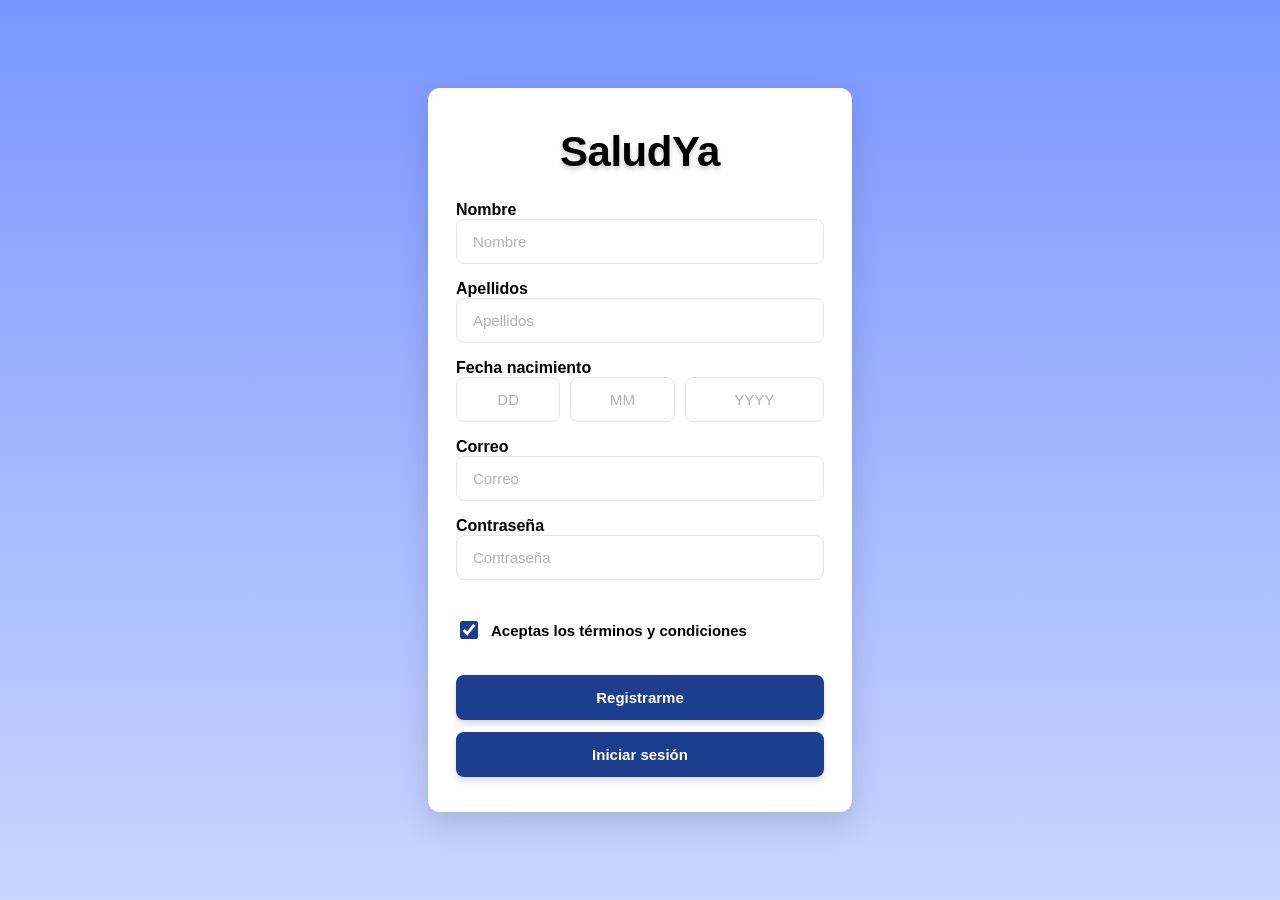
<file: index.html>
<!DOCTYPE html>
<html lang="es">
<head>
    <meta charset="UTF-8">
    <meta http-equiv="refresh" content="0; url=src/frontend/index.html">
    <title>SaludYa</title>
</head>
<body>
    <p>Redireccionando al sistema...</p>
</body>
</html>
</file>
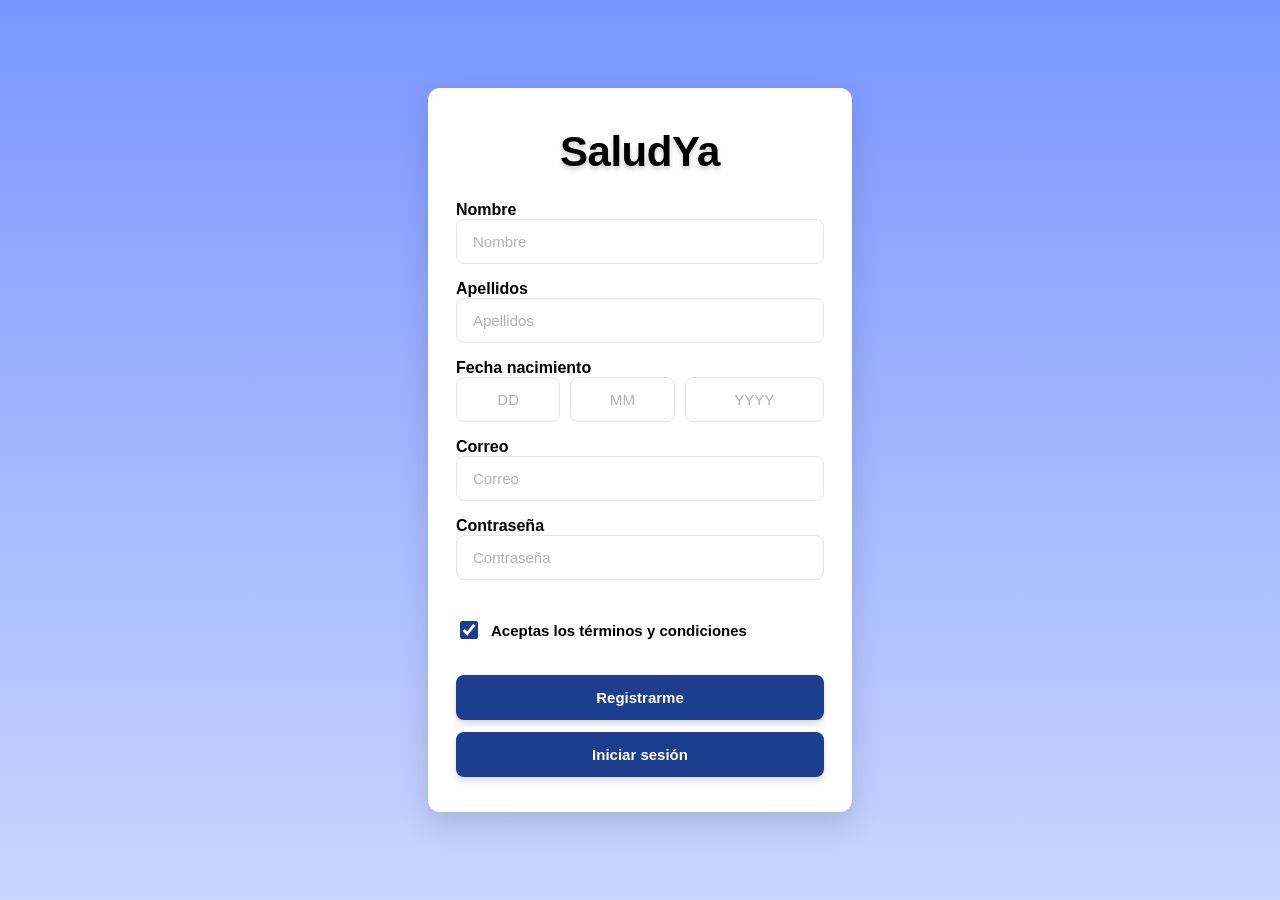
<file: src/frontend/index.html>
<!DOCTYPE html>
<html lang="es">
<head>
    <meta charset="UTF-8">
    <meta name="viewport" content="width=device-width, initial-scale=1.0">
    <title>SaludYa - Sistema de Gestión de Citas</title>
    <link rel="stylesheet" href="../styles/styles.css">
</head>
<body>

    <div class="phone-container">

        <div id="view-register" class="view active">
            <h1 class="title">SaludYa</h1>
            
            <div class="form-group">
                <label>Nombre</label>
                <input type="text" placeholder="Nombre">
            </div>

            <div class="form-group">
                <label>Apellidos</label>
                <input type="text" placeholder="Apellidos">
            </div>

            <div class="form-group">
                <label>Fecha nacimiento</label>
                <div class="date-row">
                    <input type="text" class="dd" placeholder="DD" maxlength="2">
                    <input type="text" class="mm" placeholder="MM" maxlength="2">
                    <input type="text" class="yyyy" placeholder="YYYY" maxlength="4">
                </div>
            </div>

            <div class="form-group">
                <label>Correo</label>
                <input type="email" placeholder="Correo">
            </div>

            <div class="form-group">
                <label>Contraseña</label>
                <input type="password" placeholder="Contraseña">
            </div>

            <label class="checkbox-container">
                <input type="checkbox" checked>
                Aceptas los términos y condiciones
            </label>

            <div class="btn-stack">
                <button class="btn btn-primary" onclick="switchView('view-appointments-schedule')">Registrarme</button>
                <button class="btn btn-primary" onclick="switchView('view-login')">Iniciar sesión</button>
            </div>
        </div>

        <div id="view-login" class="view">
            <h1 class="title">SaludYa</h1>
            <div class="spacer-login"></div>
            
            <div class="form-group">
                <label>Correo Electrónico</label>
                <input type="email" placeholder="Correo">
            </div>

            <div class="form-group margin-bottom-large">
                <label>Contraseña</label>
                <input type="password" placeholder="Contraseña">
            </div>

            <div class="btn-stack">
                <!-- Redirección directa al Dashboard al hacer clic en Ingresar -->
                <button class="btn btn-primary" onclick="window.location.href='dashboard.html'">Ingresar</button>
                <button class="btn btn-primary" onclick="switchView('view-register')">Volver al Registro</button>
            </div>
        </div>

        <div id="view-appointments-schedule" class="view">
            <h1 class="title">CITAS</h1>

            <div class="tab-navigation">
                <button class="tab-btn active">AGENDAR</button>
                <button class="tab-btn inactive" onclick="switchView('view-appointments-query')">CONSULTAR</button>
            </div>

            <div class="form-group">
                <div class="label-container">
                    <div class="label-icon">
                        <svg viewBox="0 0 24 24"><path d="M12 12c2.21 0 4-1.79 4-4s-1.79-4-4-4-4 1.79-4 4 1.79 4 4 4zm0 2c-2.67 0-8 1.34-8 4v2h16v-2c0-2.66-5.33-4-8-4z"/></svg>
                    </div>
                    <label>Paciente</label>
                </div>
                <select onchange="this.classList.add('selected')">
                    <option value="" disabled selected>Selecciona un paciente</option>
                    <option value="1">Juan Pérez</option>
                    <option value="2">María Gómez</option>
                </select>
            </div>

            <div class="form-group">
                <div class="label-container">
                    <div class="label-icon">
                        <svg viewBox="0 0 24 24"><path d="M19 3H5c-1.1 0-2 .9-2 2v14c0 1.1.9 2 2 2h14c1.1 0 2-.9 2-2V5c0-1.1-.9-2-2-2zm-2 10h-4v4h-2v-4H7v-2h4V7h2v4h4v2z"/></svg>
                    </div>
                    <label>Especialidad</label>
                </div>
                <select onchange="this.classList.add('selected')">
                    <option value="" disabled selected>Selecciona una especialidad</option>
                    <option value="1">Medicina General</option>
                    <option value="2">Pediatría</option>
                    <option value="3">Cardiología</option>
                </select>
            </div>

            <div class="form-group">
                <div class="label-container">
                    <div class="label-icon">
                        <svg viewBox="0 0 24 24"><path d="M19 3h-1V1h-2v2H8V1H6v2H5c-1.11 0-1.99.9-1.99 2L3 19c0 1.1.89 2 2 2h14c1.1 0 2-.9 2-2V5c0-1.1-.9-2-2-2zm0 16H5V8h14v11zM7 10h5v5H7z"/></svg>
                    </div>
                    <label>Fecha</label>
                </div>
                <select onchange="this.classList.add('selected')">
                    <option value="" disabled selected>Selecciona la fecha</option>
                    <option value="1">Mañana - 08:00 AM</option>
                    <option value="2">Próximo Lunes - 10:30 AM</option>
                </select>
            </div>

            <div class="form-group">
                <div class="label-container">
                    <div class="label-icon">
                        <svg viewBox="0 0 24 24"><path d="M12 2C8.13 2 5 5.13 5 9c0 5.25 7 13 7 13s7-7.75 7-13c0-3.87-3.13-7-7-7zm0 9.5c-1.38 0-2.5-1.12-2.5-2.5s1.12-2.5 2.5-2.5 2.5 1.12 2.5 2.5-1.12 2.5-2.5 2.5z"/></svg>
                    </div>
                    <label>Sede</label>
                </div>
                <select onchange="this.classList.add('selected')">
                    <option value="" disabled selected>Selecciona la sede</option>
                    <option value="1">Sede Norte</option>
                    <option value="2">Sede Centro</option>
                </select>
            </div>

            <div class="btn-stack">
                <button class="btn btn-primary" onclick="alert('Buscando citas disponibles...')">BUSCAR</button>
                <!-- Redirección al Dashboard al presionar Ver Perfil -->
                <button class="btn btn-primary" onclick="window.location.href='dashboard.html'">VER PERFIL</button>
            </div>
        </div>

        <div id="view-appointments-query" class="view">
            <h1 class="title">CITAS</h1>

            <div class="tab-navigation">
                <button class="tab-btn inactive" onclick="switchView('view-appointments-schedule')">AGENDAR</button>
                <button class="tab-btn active">CONSULTAR</button>
            </div>

            <div class="form-group">
                <div class="label-container">
                    <div class="label-icon">
                        <svg viewBox="0 0 24 24"><path d="M12 12c2.21 0 4-1.79 4-4s-1.79-4-4-4-4 1.79-4 4 1.79 4 4 4zm0 2c-2.67 0-8 1.34-8 4v2h16v-2c0-2.66-5.33-4-8-4z"/></svg>
                    </div>
                    <label>Paciente</label>
                </div>
                <select onchange="this.classList.add('selected')">
                    <option value="" disabled selected>Selecciona un paciente</option>
                    <option value="1">Juan Pérez</option>
                    <option value="2">María Gómez</option>
                </select>
            </div>

            <div class="flex-spacer"></div>

            <div class="btn-stack">
                <button class="btn btn-primary" onclick="alert('Consultando historial médico...')">BUSCAR</button>
                <!-- Redirección al Dashboard al presionar Ver Perfil -->
                <button class="btn btn-primary" onclick="window.location.href='dashboard.html'">VER PERFIL</button>
            </div>
        </div>

    </div>

    <script>
        function switchView(viewId) {
            document.querySelectorAll('.view').forEach(view => {
                view.classList.remove('active');
            });
            document.getElementById(viewId).classList.add('active');
        }
    </script>
</body>
</html>
</file>
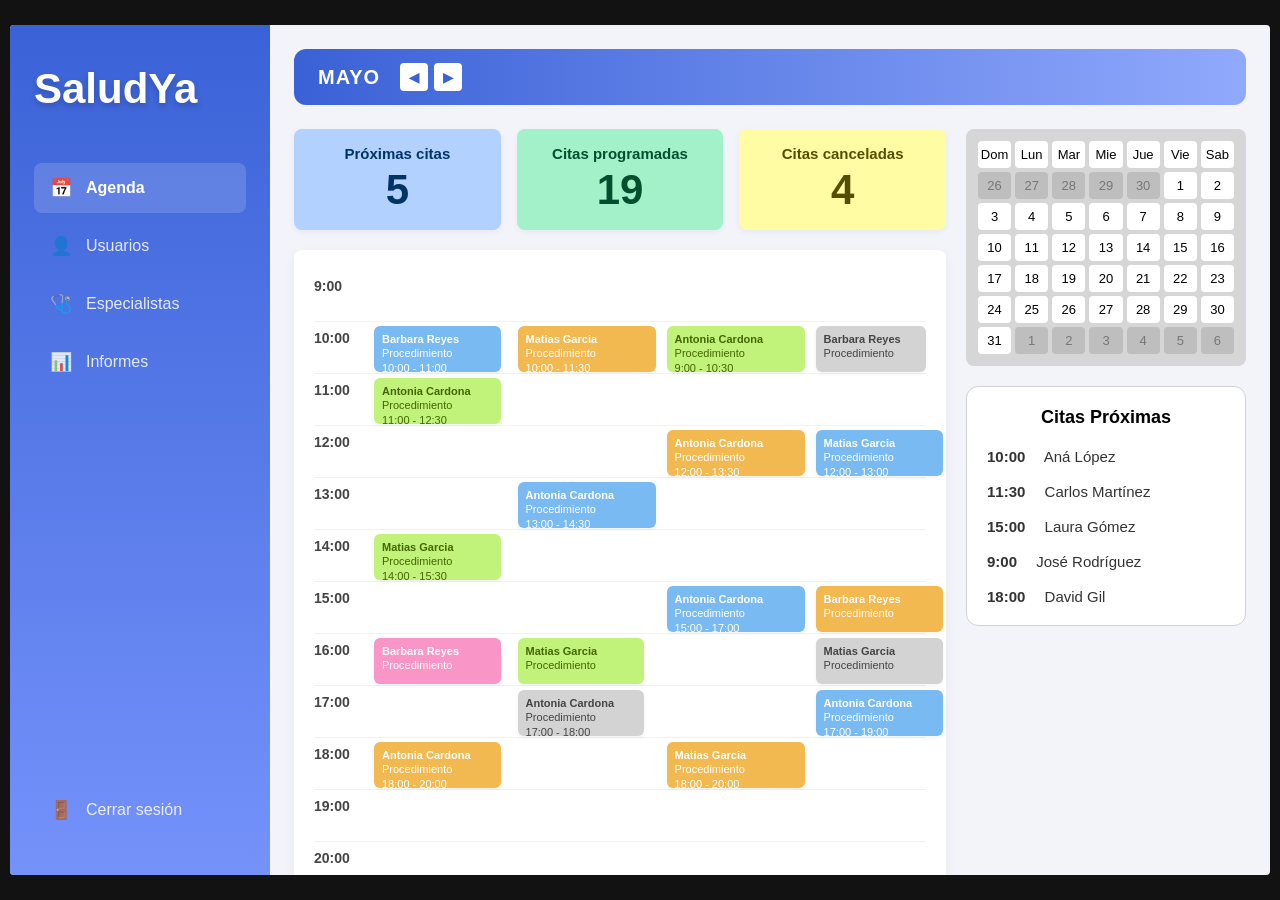
<file: src/frontend/dashboard.html>
<!DOCTYPE html>
<html lang="es">
<head>
    <meta charset="UTF-8">
    <meta name="viewport" content="width=device-width, initial-scale=1.0">
    <title>SaludYa - Dashboard Administrativo</title>
    <link rel="stylesheet" href="../styles/dashboard.css">
</head>
<body>

    <div class="dashboard-container">
        
        <aside class="sidebar">
            <div class="sidebar-logo">SaludYa</div>
            <nav class="sidebar-menu">
                <a href="#" id="menu-agenda" class="menu-item active" onclick="switchDashboardView('view-agenda')">
                    <span class="menu-icon">📅</span> Agenda
                </a>
                <a href="#" class="menu-item">
                    <span class="menu-icon">👤</span> Usuarios
                </a>
                <a href="#" class="menu-item">
                    <span class="menu-icon">🩺</span> Especialistas
                </a>
                <a href="#" id="menu-informes" class="menu-item" onclick="switchDashboardView('view-informes')">
                    <span class="menu-icon">📊</span> Informes
                </a>
                <a href="../frontend/index.html" class="menu-item logout">
                    <span class="menu-icon">🚪</span> Cerrar sesión
                </a>
            </nav>
        </aside>

        <main class="main-content">
            
            <header class="calendar-header">
                <span class="month-title">MAYO</span>
                <div class="nav-arrows">
                    <button class="arrow-btn">◀</button>
                    <button class="arrow-btn">▶</button>
                </div>
            </header>

            <div id="view-agenda" class="dashboard-view active">
                <div class="agenda-grid">
                    
                    <div class="left-panel">
                        <div class="kpi-container">
                            <div class="kpi-card kpi-blue">
                                <span class="kpi-title">Próximas citas</span>
                                <span class="kpi-value">5</span>
                            </div>
                            <div class="kpi-card kpi-green">
                                <span class="kpi-title">Citas programadas</span>
                                <span class="kpi-value">19</span>
                            </div>
                            <div class="kpi-card kpi-yellow">
                                <span class="kpi-title">Citas canceladas</span>
                                <span class="kpi-value">4</span>
                            </div>
                        </div>

                        <div class="schedule-card">
                            <div class="schedule-timeline">
                                <div class="time-row"><div class="time-label">9:00</div><div class="time-slots"></div></div>
                                <div class="time-row">
                                    <div class="time-label">10:00</div>
                                    <div class="time-slots">
                                        <div class="appointment app-blue" style="width: 23%; left: 0;"><strong>Barbara Reyes</strong><br>Procedimiento<br>10:00 - 11:00</div>
                                        <div class="appointment app-orange" style="width: 25%; left: 26%;"><strong>Matias Garcia</strong><br>Procedimiento<br>10:00 - 11:30</div>
                                        <div class="appointment app-lightgreen" style="width: 25%; left: 53%;"><strong>Antonia Cardona</strong><br>Procedimiento<br>9:00 - 10:30</div>
                                        <div class="appointment app-gray" style="width: 20%; left: 80%;"><strong>Barbara Reyes</strong><br>Procedimiento</div>
                                    </div>
                                </div>
                                <div class="time-row">
                                    <div class="time-label">11:00</div>
                                    <div class="time-slots">
                                        <div class="appointment app-lightgreen" style="width: 23%; left: 0;"><strong>Antonia Cardona</strong><br>Procedimiento<br>11:00 - 12:30</div>
                                    </div>
                                </div>
                                <div class="time-row">
                                    <div class="time-label">12:00</div>
                                    <div class="time-slots">
                                        <div class="appointment app-orange" style="width: 25%; left: 53%;"><strong>Antonia Cardona</strong><br>Procedimiento<br>12:00 - 13:30</div>
                                        <div class="appointment app-blue" style="width: 23%; left: 80%;"><strong>Matias Garcia</strong><br>Procedimiento<br>12:00 - 13:00</div>
                                    </div>
                                </div>
                                <div class="time-row">
                                    <div class="time-label">13:00</div>
                                    <div class="time-slots">
                                        <div class="appointment app-blue" style="width: 25%; left: 26%;"><strong>Antonia Cardona</strong><br>Procedimiento<br>13:00 - 14:30</div>
                                    </div>
                                </div>
                                <div class="time-row">
                                    <div class="time-label">14:00</div>
                                    <div class="time-slots">
                                        <div class="appointment app-lightgreen" style="width: 23%; left: 0;"><strong>Matias Garcia</strong><br>Procedimiento<br>14:00 - 15:30</div>
                                    </div>
                                </div>
                                <div class="time-row">
                                    <div class="time-label">15:00</div>
                                    <div class="time-slots">
                                        <div class="appointment app-blue" style="width: 25%; left: 53%;"><strong>Antonia Cardona</strong><br>Procedimiento<br>15:00 - 17:00</div>
                                        <div class="appointment app-orange" style="width: 23%; left: 80%;"><strong>Barbara Reyes</strong><br>Procedimiento</div>
                                    </div>
                                </div>
                                <div class="time-row">
                                    <div class="time-label">16:00</div>
                                    <div class="time-slots">
                                        <div class="appointment app-pink" style="width: 23%; left: 0;"><strong>Barbara Reyes</strong><br>Procedimiento</div>
                                        <div class="appointment app-lightgreen" style="width: 23%; left: 26%;"><strong>Matias Garcia</strong><br>Procedimiento</div>
                                        <div class="appointment app-gray" style="width: 23%; left: 80%;"><strong>Matias Garcia</strong><br>Procedimiento</div>
                                    </div>
                                </div>
                                <div class="time-row">
                                    <div class="time-label">17:00</div>
                                    <div class="time-slots">
                                        <div class="appointment app-gray" style="width: 23%; left: 26%;"><strong>Antonia Cardona</strong><br>Procedimiento<br>17:00 - 18:00</div>
                                        <div class="appointment app-blue" style="width: 23%; left: 80%;"><strong>Antonia Cardona</strong><br>Procedimiento<br>17:00 - 19:00</div>
                                    </div>
                                </div>
                                <div class="time-row">
                                    <div class="time-label">18:00</div>
                                    <div class="time-slots">
                                        <div class="appointment app-orange" style="width: 23%; left: 0;"><strong>Antonia Cardona</strong><br>Procedimiento<br>18:00 - 20:00</div>
                                        <div class="appointment app-orange" style="width: 25%; left: 53%;"><strong>Matias Garcia</strong><br>Procedimiento<br>18:00 - 20:00</div>
                                    </div>
                                </div>
                                <div class="time-row"><div class="time-label">19:00</div><div class="time-slots"></div></div>
                                <div class="time-row"><div class="time-label">20:00</div><div class="time-slots"></div></div>
                            </div>
                        </div>
                    </div>

                    <div class="right-panel">
                        <div class="mini-calendar">
                            <div class="calendar-days-grid">
                                <div>Dom</div><div>Lun</div><div>Mar</div><div>Mie</div><div>Jue</div><div>Vie</div><div>Sab</div>
                                <div class="inactive-day">26</div><div class="inactive-day">27</div><div class="inactive-day">28</div><div class="inactive-day">29</div><div class="inactive-day">30</div><div>1</div><div>2</div>
                                <div>3</div><div>4</div><div>5</div><div>6</div><div>7</div><div>8</div><div>9</div>
                                <div>10</div><div>11</div><div>12</div><div>13</div><div>14</div><div>15</div><div>16</div>
                                <div>17</div><div>18</div><div>19</div><div>20</div><div>21</div><div>22</div><div>23</div>
                                <div>24</div><div>25</div><div>26</div><div>27</div><div>28</div><div>29</div><div>30</div>
                                <div>31</div><div class="inactive-day">1</div><div class="inactive-day">2</div><div class="inactive-day">3</div><div class="inactive-day">4</div><div class="inactive-day">5</div><div class="inactive-day">6</div>
                            </div>
                        </div>

                        <div class="upcoming-card">
                            <h3>Citas Próximas</h3>
                            <ul class="upcoming-list">
                                <li><span>10:00</span> Aná López</li>
                                <li><span>11:30</span> Carlos Martínez</li>
                                <li><span>15:00</span> Laura Gómez</li>
                                <li><span>9:00</span> José Rodríguez</li>
                                <li><span>18:00</span> David Gil</li>
                            </ul>
                        </div>
                    </div>

                </div>
            </div>

            <div id="view-informes" class="dashboard-view">
                <div class="reports-grid">
                    
                    <div class="main-calendar-card">
                        <div class="main-calendar-days">
                            <div>Domingo</div><div>Lunes</div><div>Martes</div><div>Miercoles</div><div>Jueves</div><div>Viernes</div><div>Sabado</div>
                        </div>
                        <div class="main-calendar-cells">
                            <div class="cell inactive-cell">26</div><div class="cell inactive-cell">27</div><div class="cell inactive-cell">28</div><div class="cell inactive-cell">29</div><div class="cell inactive-cell">30</div><div class="cell inactive-cell">1</div><div class="cell">2</div>
                            <div class="cell">3</div><div class="cell">4</div><div class="cell">5</div><div class="cell">6</div><div class="cell">7</div><div class="cell">8</div><div class="cell">9</div>
                            <div class="cell">10</div><div class="cell">11</div><div class="cell">12</div><div class="cell">13</div><div class="cell">14</div><div class="cell">15</div><div class="cell">16</div>
                            <div class="cell">17</div><div class="cell">18</div><div class="cell">19</div><div class="cell">20</div><div class="cell">21</div><div class="cell">22</div><div class="cell">23</div>
                            <div class="cell">24</div><div class="cell">25</div><div class="cell">26</div><div class="cell">27</div><div class="cell">28</div><div class="cell">29</div><div class="cell">30</div>
                            <div class="cell">31</div><div class="cell inactive-cell">1</div><div class="cell inactive-cell">2</div><div class="cell inactive-cell">3</div><div class="cell inactive-cell">4</div><div class="cell inactive-cell">5</div><div class="cell inactive-cell">6</div>
                        </div>
                    </div>

                    <div class="reports-right-panel">
                        <div class="selection-prompt-card">
                            <div class="calendar-blue-icon">📅</div>
                            <h4>Selecciona un día</h4>
                            <p>Para ver el resumen de citas</p>
                        </div>

                        <div class="quick-actions-card">
                            <h4>Acciones rápidas</h4>
                            <button class="action-row">➕ Crear nueva cita</button>
                            <button class="action-row">🔍 Buscar Paciente</button>
                            <button class="action-row">👁️ Ver todas las citas</button>
                            <button class="action-row">📋 Ver reportes</button>
                        </div>
                    </div>
                </div>

                <footer class="system-summary-bar">
                    <div class="summary-title-section">
                        <span class="summary-chart-icon">📊</span>
                        <span>Resumen General del sistema</span>
                    </div>
                    <div class="summary-metrics">
                        <div class="metric-item">📅 <strong>8</strong> citas hoy</div>
                        <div class="metric-item">⏰ <strong>24</strong> citas esta semana</div>
                        <div class="metric-item">👤 <strong>2</strong> Pacientes Nuevos</div>
                        <div class="metric-item">💰 <strong>$ 1.200.000</strong> Estimados esta semana</div>
                    </div>
                </footer>
            </div>

        </main>
    </div>

    <script>
        function switchDashboardView(viewId) {
            // Alternar clases activas en las vistas
            document.querySelectorAll('.dashboard-view').forEach(view => view.classList.remove('active'));
            document.getElementById(viewId).classList.add('active');

            // Alternar clases en el menú lateral
            document.querySelectorAll('.menu-item').forEach(item => item.classList.remove('active'));
            if(viewId === 'view-agenda') document.getElementById('menu-agenda').classList.add('active');
            if(viewId === 'view-informes') document.getElementById('menu-informes').classList.add('active');
        }
    </script>
</body>
</html>
</file>
<file: src/styles/styles.css>
* {
    box-sizing: border-box;
    font-family: -apple-system, BlinkMacSystemFont, "Segoe UI", Roboto, Helvetica, Arial, sans-serif;
}

body {
    background: linear-gradient(180deg, #7A96FF 0%, #C9D6FF 100%);
    display: flex;
    justify-content: center;
    align-items: center;
    min-height: 100vh;
    margin: 0;
    padding: 20px;
}

.phone-container {
    background-color: #ffffff;
    width: 424px;
    height: auto;
    min-height: 724px;
    border-radius: 12px;
    box-shadow: 0 10px 30px rgba(0, 0, 0, 0.15);
    padding: 35px 28px;
    display: flex;
    flex-direction: column;
    position: relative;
    overflow: hidden;
}

.view {
    display: none;
    flex-direction: column;
    height: 100%;
    flex-grow: 1;
}

.view.active {
    display: flex;
}

.title {
    font-size: 42px;
    font-weight: 700;
    text-align: center;
    margin-top: 5px;
    margin-bottom: 25px;
    color: #000000;
    letter-spacing: -0.5px;
    text-shadow: 0px 3px 5px rgba(0, 0, 0, 0.2);
}

.form-group {
    margin-bottom: 16px;
    width: 100%;
}

.label-container {
    display: flex;
    align-items: center;
    gap: 12px;
    margin-bottom: 8px;
}

.label-icon {
    width: 32px;
    height: 32px;
    background-color: #F0F2F5;
    display: flex;
    justify-content: center;
    align-items: center;
    border-radius: 4px;
}

.label-icon svg {
    width: 18px;
    height: 18px;
    fill: #65676B;
}

label {
    font-size: 16px;
    font-weight: bold;
    color: #000000;
}

input[type="text"],
input[type="email"],
input[type="password"],
select {
    width: 100%;
    padding: 13px 16px;
    font-size: 15px;
    border: 1px solid #E4E6EB;
    border-radius: 8px;
    outline: none;
    color: #1c1e21;
    background-color: #ffffff;
    transition: border-color 0.2s, box-shadow 0.2s;
}

input::placeholder {
    color: #B0B3B8;
}

select {
    appearance: none;
    -webkit-appearance: none;
    -moz-appearance: none;
    background-image: url("data:image/svg+xml;utf8,<svg xmlns='http://www.w3.org/2000/svg' width='24' height='24' viewBox='0 0 24 24'><path fill='%230A3793' d='M7 10l5 5 5-5z'/></svg>");
    background-repeat: no-repeat;
    background-position: right 12px center;
    background-size: 24px;
    color: #B0B3B8;
}

select:focus-not-placeholder, 
select.selected {
    color: #1c1e21;
}

.date-row {
    display: flex;
    gap: 10px;
}
.date-row input {
    text-align: center;
}
.date-row input.dd, .date-row input.mm { flex: 1; }
.date-row input.yyyy { flex: 1.5; }

/* Checkbox de Términos */
.checkbox-container {
    display: flex;
    align-items: center;
    gap: 10px;
    margin: 22px 0;
    cursor: pointer;
    font-size: 15px;
    color: #000000;
    user-select: none;
}

.checkbox-container input {
    width: 18px;
    height: 18px;
    cursor: pointer;
    accent-color: #1D3D8F;
}

.btn-stack {
    margin-top: auto; /* Empuja los botones al fondo */
    width: 100%;
    display: flex;
    flex-direction: column;
    gap: 12px;
}

.btn {
    width: 100%;
    padding: 14px;
    font-size: 15px;
    font-weight: bold;
    color: #ffffff;
    border: none;
    border-radius: 8px;
    cursor: pointer;
    text-align: center;
    box-shadow: 0px 4px 6px rgba(0, 0, 0, 0.15);
    transition: opacity 0.2s, transform 0.1s;
}

.btn:active {
    transform: scale(0.99);
}

.btn-primary {
    background-color: #1D3D8F;
}

.tab-navigation {
    display: flex;
    gap: 12px;
    width: 100%;
    margin-bottom: 25px;
}

.tab-btn {
    flex: 1;
    padding: 12px;
    font-size: 14px;
    font-weight: bold;
    border-radius: 6px;
    border: none;
    cursor: pointer;
    text-align: center;
    box-shadow: 0px 3px 5px rgba(0, 0, 0, 0.15);
}

.tab-btn.active {
    background-color: #0084FF;
    color: #ffffff;
}

.tab-btn.inactive {
    background-color: #24428E;
    color: #ffffff;
}

.spacer-login {
    margin-top: 40px;
}

.margin-bottom-large {
    margin-bottom: 40px;
}

.flex-spacer {
    flex-grow: 1;
}
</file>
<file: src/styles/dashboard.css>
* {
    box-sizing: border-box;
    margin: 0;
    padding: 0;
    font-family: -apple-system, BlinkMacSystemFont, "Segoe UI", Roboto, Arial, sans-serif;
}

body {
    background-color: #121212;
    display: flex;
    justify-content: center;
    align-items: center;
    min-height: 100vh;
    padding: 10px;
}

.dashboard-container {
    width: 100%;
    max-width: 1280px;
    height: 850px;
    background-color: #F3F4F9;
    display: grid;
    grid-template-columns: 260px 1fr; 
    border-radius: 4px;
    overflow: hidden;
}

.sidebar {
    background: linear-gradient(180deg, #3A62D7 0%, #7592FA 100%);
    padding: 40px 24px;
    display: flex;
    flex-direction: column;
}

.sidebar-logo {
    color: #ffffff;
    font-size: 42px;
    font-weight: bold;
    text-shadow: 0px 3px 6px rgba(0,0,0,0.2);
    margin-bottom: 50px;
}

.sidebar-menu {
    display: flex;
    flex-direction: column;
    gap: 8px;
    height: 100%;
}

.menu-item {
    display: flex;
    align-items: center;
    gap: 14px;
    color: rgba(255, 255, 255, 0.85);
    text-decoration: none;
    font-size: 16px;
    padding: 14px 16px;
    border-radius: 8px;
    transition: background 0.2s;
}

.menu-item:hover, .menu-item.active {
    background-color: rgba(255, 255, 255, 0.15);
    color: #ffffff;
    font-weight: bold;
}

.menu-icon {
    font-size: 18px;
}

.logout {
    margin-top: auto;
}

.main-content {
    padding: 24px;
    display: flex;
    flex-direction: column;
    overflow-y: auto;
}

.calendar-header {
    background: linear-gradient(90deg, #3A61D6 0%, #90A9FC 100%);
    border-radius: 12px;
    padding: 14px 24px;
    display: flex;
    align-items: center;
    gap: 20px;
    margin-bottom: 24px;
    color: #ffffff;
}

.month-title {
    font-size: 20px;
    font-weight: bold;
    letter-spacing: 1px;
}

.nav-arrows {
    display: flex;
    gap: 6px;
}

.arrow-btn {
    background: #ffffff;
    color: #3A61D6;
    border: none;
    width: 28px;
    height: 28px;
    border-radius: 4px;
    cursor: pointer;
    font-weight: bold;
    display: flex;
    justify-content: center;
    align-items: center;
}

.dashboard-view {
    display: none;
    flex-direction: column;
    height: 100%;
}

.dashboard-view.active {
    display: flex;
}

.agenda-grid {
    display: grid;
    grid-template-columns: 1fr 280px;
    gap: 20px;
}

.kpi-container {
    display: grid;
    grid-template-columns: repeat(3, 1fr);
    gap: 16px;
    margin-bottom: 20px;
}

.kpi-card {
    border-radius: 8px;
    padding: 16px;
    display: flex;
    flex-direction: column;
    align-items: center;
    box-shadow: 0 2px 6px rgba(0,0,0,0.05);
}

.kpi-blue { background-color: #B2D1FF; color: #003366; }
.kpi-green { background-color: #A3F1C9; color: #00502F; }
.kpi-yellow { background-color: #FFFCA3; color: #525000; }

.kpi-title { font-size: 15px; font-weight: bold; margin-bottom: 4px; text-align: center;}
.kpi-value { font-size: 42px; font-weight: bold; }

.schedule-card {
    background: #ffffff;
    border-radius: 8px;
    padding: 20px;
    box-shadow: 0 4px 12px rgba(0,0,0,0.05);
}

.schedule-timeline {
    display: flex;
    flex-direction: column;
}

.time-row {
    display: flex;
    border-bottom: 1px solid #F0F2F5;
    min-height: 52px;
    position: relative;
}

.time-label {
    width: 60px;
    font-size: 14px;
    color: #444;
    font-weight: bold;
    padding-top: 8px;
}

.time-slots {
    flex-grow: 1;
    position: relative;
    display: flex;
    gap: 4px;
    padding: 4px 0;
}

.appointment {
    position: absolute;
    height: 90%;
    border-radius: 6px;
    padding: 6px 8px;
    font-size: 11px;
    line-height: 1.3;
    overflow: hidden;
    box-shadow: 0 2px 4px rgba(0,0,0,0.05);
}

.app-blue { background-color: #79BAF2; color: #fff; }
.app-orange { background-color: #F2B950; color: #fff; }
.app-lightgreen { background-color: #C1F279; color: #436600; }
.app-pink { background-color: #FA96C7; color: #fff; }
.app-gray { background-color: #D3D3D3; color: #444; }

/* Mini Calendario de la derecha */
.mini-calendar {
    background-color: #D6D6D6;
    border-radius: 8px;
    padding: 12px;
    margin-bottom: 20px;
}

.calendar-days-grid {
    display: grid;
    grid-template-columns: repeat(7, 1fr);
    gap: 4px;
    text-align: center;
    font-size: 13px;
}

.calendar-days-grid div {
    padding: 6px 2px;
    background: #fff;
    border-radius: 4px;
}

.calendar-days-grid .inactive-day {
    background-color: #BEBEBE;
    color: #777;
}

/* Panel de Próximas Citas */
.upcoming-card {
    background: #ffffff;
    border-radius: 12px;
    padding: 20px;
    border: 1px solid #D1D1D1;
}

.upcoming-card h3 {
    font-size: 18px;
    text-align: center;
    margin-bottom: 20px;
}

.upcoming-list {
    list-style: none;
    display: flex;
    flex-direction: column;
    gap: 18px;
}

.upcoming-list li {
    font-size: 15px;
    color: #333;
}

.upcoming-list li span {
    font-weight: bold;
    margin-right: 15px;
}

.reports-grid {
    display: grid;
    grid-template-columns: 1fr 240px;
    gap: 20px;
}

.main-calendar-card {
    background-color: #ffffff;
    padding: 16px;
    border-radius: 4px;
    box-shadow: 0 4px 10px rgba(0,0,0,0.05);
}

.main-calendar-days {
    display: grid;
    grid-template-columns: repeat(7, 1fr);
    text-align: center;
    font-weight: bold;
    padding-bottom: 12px;
    border-bottom: 1px solid #ccc;
    font-size: 14px;
}

.main-calendar-cells {
    display: grid;
    grid-template-columns: repeat(7, 1fr);
    grid-auto-rows: 75px;
    gap: 8px;
    padding-top: 12px;
}

.cell {
    border: 1px solid #C4C4C4;
    padding: 6px;
    text-align: right;
    font-size: 14px;
    background-color: #ffffff;
}

.inactive-cell {
    background-color: #DCDCDC;
    color: #666;
}

.reports-right-panel {
    display: flex;
    flex-direction: column;
    gap: 20px;
}

.selection-prompt-card {
    background-color: #EBF1FF;
    border-radius: 16px;
    padding: 24px;
    text-align: center;
}

.calendar-blue-icon {
    font-size: 36px;
    margin-bottom: 8px;
}

.selection-prompt-card h4 { margin-bottom: 6px; font-size: 15px; }
.selection-prompt-card p { font-size: 13px; color: #555; }

.quick-actions-card {
    background-color: #FFFDF4;
    border-radius: 12px;
    padding: 16px;
}

.quick-actions-card h4 {
    margin-bottom: 14px;
    font-size: 15px;
}

.action-row {
    display: block;
    width: 100%;
    background: transparent;
    border: none;
    text-align: left;
    padding: 10px 0;
    font-size: 14px;
    color: #333;
    cursor: pointer;
    border-bottom: 1px solid #F0ECE0;
}

.system-summary-bar {
    background: linear-gradient(90deg, #446BE2 0%, #8DA8FF 100%);
    margin-top: 24px;
    border-radius: 16px;
    padding: 16px 24px;
    color: #ffffff;
    display: flex;
    align-items: center;
    justify-content: space-between;
}

.summary-title-section {
    display: flex;
    align-items: center;
    gap: 10px;
    font-weight: bold;
    font-size: 15px;
}

.summary-chart-icon {
    background-color: rgba(255, 255, 255, 0.2);
    padding: 6px;
    border-radius: 50%;
}

.summary-metrics {
    display: flex;
    gap: 30px;
    font-size: 14px;
}

.metric-item {
    background-color: rgba(255, 255, 255, 0.1);
    padding: 8px 14px;
    border-radius: 20px;
}
</file>
